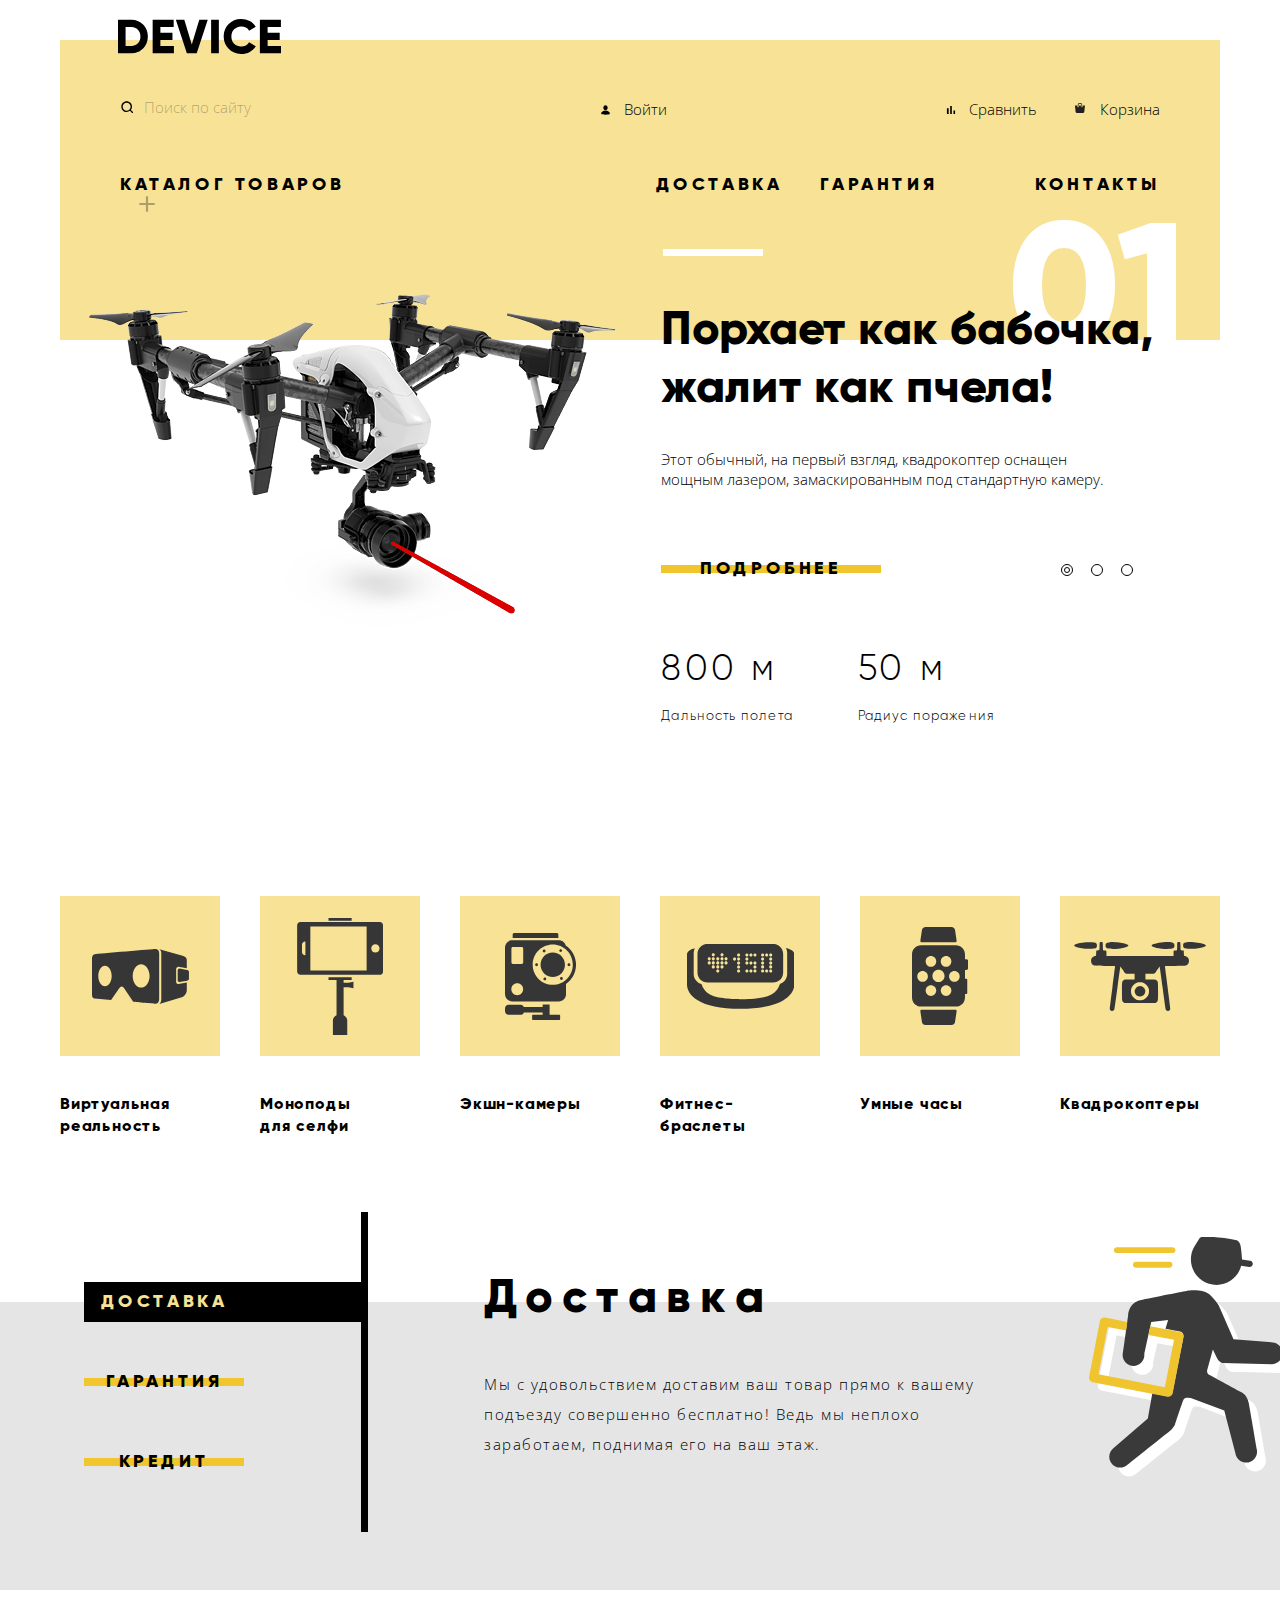
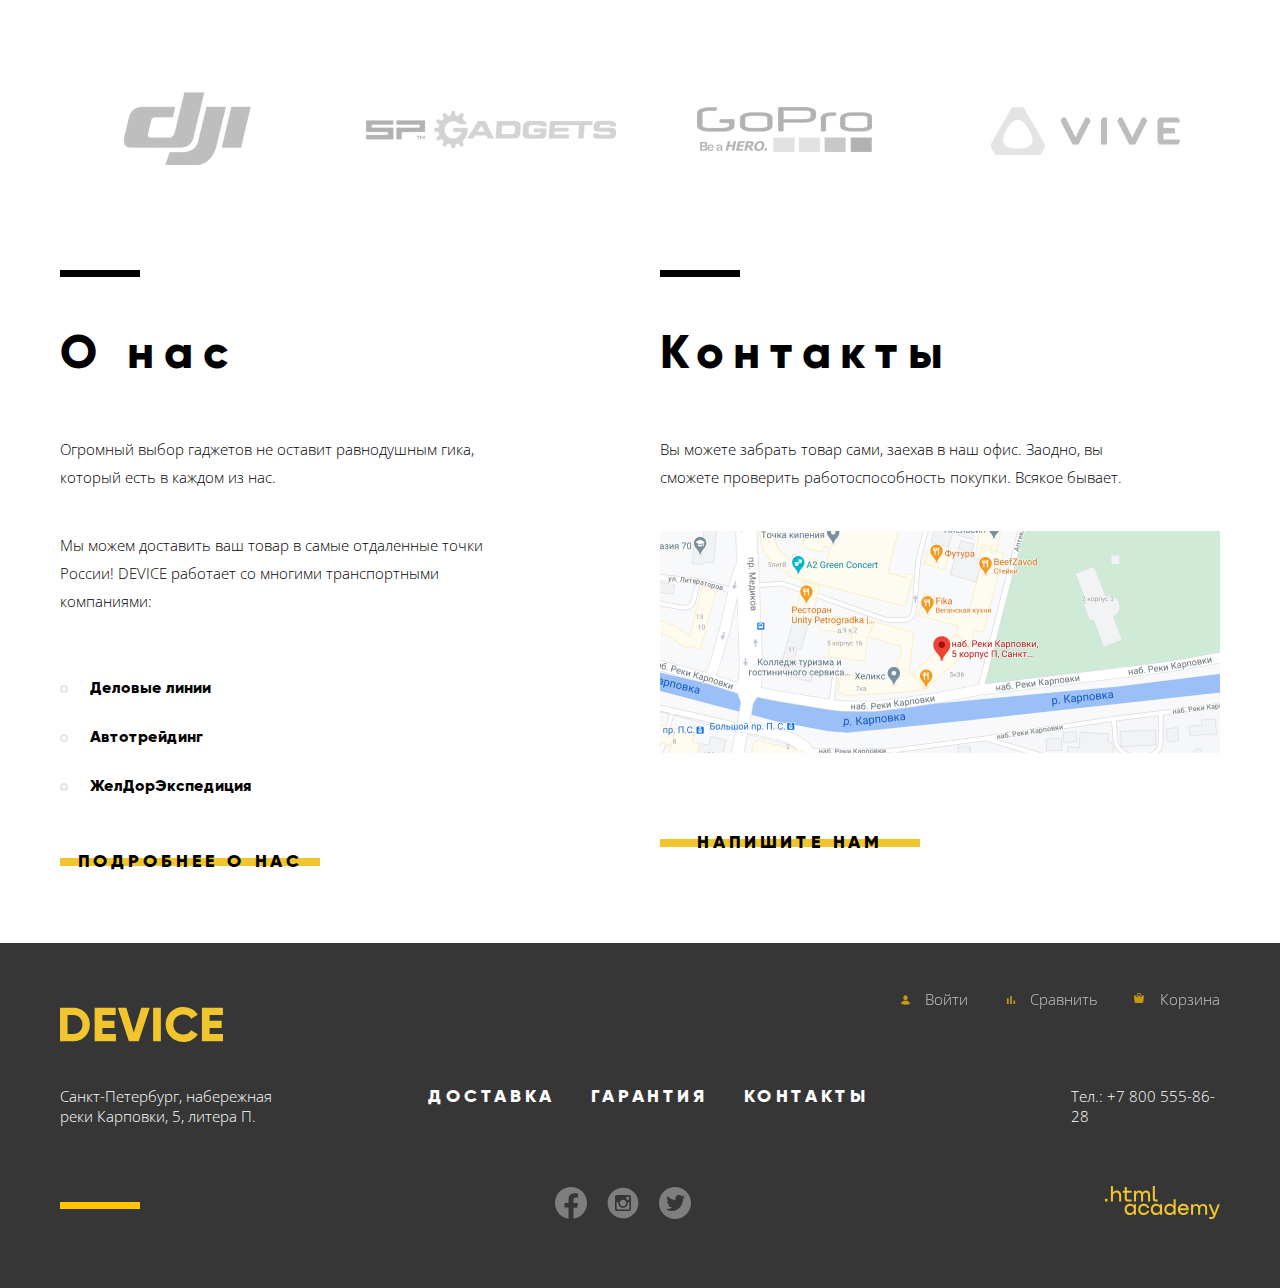
<file: index.html>
<!DOCTYPE html>
<html lang="ru">
  <head>
    <meta charset="UTF-8" />
    <meta http-equiv="X-UA-Compatible" content="IE=edge" />
    <meta name="viewport" content="width=device-width, initial-scale=1.0" />
    <title>Интернет-магазин Device</title>
    <link rel="stylesheet" href="./css/normalize.css" />
    <link rel="stylesheet" href="./css/style.css" />
    <link rel="preconnect" href="https://fonts.googleapis.com" />
    <link rel="preconnect" href="https://fonts.gstatic.com" crossorigin />
    <link
      href="https://fonts.googleapis.com/css2?family=Open+Sans:wght@300;400&family=Roboto:wght@400;700&display=swap"
      rel="stylesheet"
    />
    <link rel="shortcut icon" type="image/svg" href="./img/favicon.svg" />
    <script src="./script/modal.js" defer></script>
    <script src="./script/services_menu.js" defer></script>
    <script src="./script/slider.js" defer></script>
  </head>
  <body>
    <header class="main-header container">
      <a href="./index.html" class="header-logo">
        <img src="./img/logo.svg" width="163" height="35" alt="logo: device" />
      </a>
      <section class="header-menu">
        <div class="header-topline">
          <form class="search-form">
            <input
              class="search-input"
              type="search"
              name="search-input"
              id="search"
              placeholder="Поиск по сайту"
            />
            <button class="found-btn">Найти</button>
          </form>
          <ul class="topline-list">
            <li class="topline-item">
              <a class="login" href="#">Войти</a>
            </li>
            <li class="topline-item">
              <a class="compaire" href="#">Сравнить</a>
            </li>
            <li class="topline-item">
              <a class="cart" href="#">Корзина</a>
            </li>
          </ul>
        </div>
        <nav class="header-navigation">
          <ul class="header-navigation-list">
            <li class="header-navigation-item">
              <a class="catalog" href="#">каталог товаров</a>
              <div class="catalog-menu">
                <ul class="catalog-list catalog-col-2">
                  <li class="catalog-item">
                    <a href="#"> Виртуальная реальность</a>
                  </li>
                  <li class="catalog-item">
                    <a href="./catalog.html">Моноподы для селфи</a>
                  </li>
                  <li class="catalog-item"><a href="#">Экшн-камеры</a></li>
                </ul>
                <ul class="catalog-list catalog-col-2">
                  <li class="catalog-item"><a href="#">Фитнес-браслеты</a></li>
                  <li class="catalog-item"><a href="#">Умные часы</a></li>
                </ul>
                <ul class="catalog-list catalog-col-2">
                  <li class="catalog-item"><a href="#">Квадрокоптер</a></li>
                </ul>
              </div>
            </li>
            <li class="header-navigation-item">
              <a class="delivery" href="#">доставка</a>
            </li>
            <li class="header-navigation-item">
              <a href="#">гарантия</a>
            </li>
            <li class="header-navigation-item">
              <a class="contacts" href="#">контакты</a>
            </li>
          </ul>
        </nav>
      </section>
    </header>
    <section class="slider container">
      <div class="first-slide main-slider active-slide">
        <strong class="slide-pagination">01</strong>
        <div class="slider-image first-slide-img">
          <img src="./img/slider-1.png" alt="quadcopter" />
        </div>
        <div class="slider-information">
          <h2 class="slider-title">Порхает как бабочка, жалит как пчела!</h2>
          <p class="slider-description">
            Этот обычный, на первый взгляд, квадрокоптер оснащен
            мощным&nbsp;лазером, замаскированным под стандартную камеру.
          </p>
          <div class="header-buttons">
            <a class="more-button" href="#">Подробнее</a>
          </div>
          <ul class="benefits-list">
            <li class="benefits-item">
              <strong>800 м</strong>
              <span>Дальность полета</span>
            </li>
            <li class="benefits-item">
              <strong>50 м</strong>
              <span>Радиус поражения</span>
            </li>
          </ul>
        </div>
      </div>
      <div class="second-slide main-slider">
        <strong class="slide-pagination">02</strong>
        <div class="slider-image">
          <img src="./img/slider-2.png" alt="quadcopter" />
        </div>
        <div class="slider-information">
          <h2 class="slider-title">
            Худеем <br />
            правильно!
          </h2>
          <p class="slider-description">
            Этот обычный, на первый взгляд, квадрокоптер оснащен
            мощным&nbsp;лазером, замаскированным под стандартную камеру.
          </p>
          <div class="header-buttons">
            <a class="more-button" href="#">Подробнее</a>
          </div>
          <ul class="benefits-list">
            <li class="benefits-item">
              <strong>48 часов</strong>
              <span>Без подзарядки</span>
            </li>
          </ul>
        </div>
      </div>
      <div class="third-slide main-slider">
        <strong class="slide-pagination">03</strong>
        <div class="slider-image third-slide-img">
          <img src="./img/slider-3.png" alt="quadcopter" />
        </div>
        <div class="slider-information">
          <h2 class="slider-title">Делай селфи, как&nbsp;Бен&nbsp;Стиллер!</h2>
          <p class="slider-description">
            Самая длинная палка для селфи доступна в нашем магазине. Восемь
            (Восемь, Карл!) метров длиной и весом всего 5 килограмм.
          </p>
          <div class="header-buttons">
            <a class="more-button" href="#">Подробнее</a>
          </div>
          <ul class="benefits-list">
            <li class="benefits-item">
              <strong>8,5 м</strong>
              <span>Длина палки</span>
            </li>
            <li class="benefits-item">
              <strong>5 кг</strong>
              <span>Вес палки</span>
            </li>
            <li class="benefits-item">
              <strong>Карбон</strong>
              <span>Материал</span>
            </li>
          </ul>
        </div>
      </div>
      <div class="slider-buttons-group">
        <button class="slider-button first-slide-btn active-button"></button>
        <button class="slider-button second-slide-btn"></button>
        <button class="slider-button third-slide-btn"></button>
      </div>
    </section>
    <main>
      <section class="products container">
        <ul class="products-list">
          <li class="products-item">
            <a class="product-link" href="./catalog.html"
              ><div class="image-wrapper">
                <img
                  src="./img/popular-1.svg"
                  alt="VR"
                  width="97"
                  height="55"
                />
              </div>
              <span class="products-title">Виртуальная реальность</span>
            </a>
          </li>
          <li class="products-item">
            <a class="product-link" href="./catalog.html"
              ><div class="image-wrapper">
                <img
                  src="./img/popular-2.svg"
                  alt="monopods"
                  width="86"
                  height="117"
                />
              </div>

              <span class="products-title">Моноподы для&nbsp;селфи</span>
            </a>
          </li>
          <li class="products-item">
            <a class="product-link" href="./catalog.html"
              ><div class="image-wrapper">
                <img
                  src="./img/popular-3.svg"
                  alt="cameras"
                  width="71"
                  height="87"
                />
              </div>

              <span class="products-title">Экшн-камеры</span>
            </a>
          </li>
          <li class="products-item">
            <a class="product-link" href="./catalog.html"
              ><div class="image-wrapper">
                <img
                  src="./img/popular-4.svg"
                  alt="bracelets"
                  width="107"
                  height="65"
                />
              </div>
              <span class="products-title">Фитнес-браслеты</span>
            </a>
          </li>
          <li class="products-item">
            <a class="product-link" href="./catalog.html"
              ><div class="image-wrapper">
                <img
                  src="./img/popular-5.svg"
                  alt="watch"
                  width="56"
                  height="98"
                />
              </div>
              <span class="products-title">Умные часы</span>
            </a>
          </li>
          <li class="products-item">
            <a class="product-link" href="./catalog.html"
              ><div class="image-wrapper">
                <img
                  src="./img/popular-6.svg"
                  alt="quadcopters"
                  width="132"
                  height="69"
                />
              </div>
              <span class="products-title">Квадрокоптеры</span>
            </a>
          </li>
        </ul>
      </section>
      <section class="offers">
        <div class="offers-wrapper container">
          <div class="offers-slide delivery-offer">
            <ul class="offers-list">
              <li class="offers-item offer-delivery offer-active">
                <a href="#">доставка</a>
              </li>
              <li class="offers-item offer-warranty">
                <a href="#">гарантия</a>
              </li>
              <li class="offers-item offer-credit"><a href="#">кредит</a></li>
            </ul>

            <div class="offer-block delivery-block offer-active">
              <div class="offer-description">
                <h3 class="offers-title">Доставка</h3>
                <p class="offers-subtitle">
                  Мы с удовольствием доставим ваш товар прямо к&nbsp;вашему
                  <br />
                  подъезду совершенно бесплатно! Ведь мы неплохо<br />
                  заработаем, поднимая его на ваш этаж.
                </p>
              </div>
              <img
                class="offers-image"
                src="./img/delivery.svg"
                alt="delivery"
              />
            </div>

            <div class="offer-block warranty-block">
              <div class="offer-description">
                <h3 class="offers-title">Гарантия</h3>
                <p class="offers-subtitle">
                  Если из-за возгорания купленного у нас товара у вас сгорит дом
                  — не переживайте, мы выдадим вам новый. <br />
                  Товар, не дом, конечно же.
                </p>
              </div>
              <img
                class="offers-image"
                src="./img/warranty.svg"
                alt="warranty"
              />
            </div>

            <div class="offer-block credit-block">
              <div class="offer-description">
                <h3 class="offers-title">Кредит</h3>
                <p class="offers-subtitle">
                  Залезть в долговую яму стало проще! Кредитные консультанты
                  подберут для вас наиболее выгодные <br />
                  условия кредита. Выгодные для нашего банка, разумеется.
                </p>
              </div>
              <img class="offers-image" src="./img/credit.svg" alt="credit" />
            </div>
          </div>
        </div>
      </section>
      <section class="firms container">
        <ul class="firms-list">
          <li class="firm-item">
            <a href="#"><img src="./img/logo-1.png" alt="" /></a>
          </li>
          <li class="firm-item">
            <a href="#"><img src="./img/logo-2.png" alt="" /></a>
          </li>
          <li class="firm-item">
            <a href="#"><img src="./img/logo-3.png" alt="" /></a>
          </li>
          <li class="firm-item">
            <a href="#"><img src="./img/logo-4.png" alt="" /></a>
          </li>
        </ul>
      </section>
      <section class="about-us container">
        <div class="about-company about-col">
          <h3 class="about-title">О нас</h3>
          <p class="about-description">
            Огромный выбор гаджетов не оставит равнодушным гика, который есть в
            каждом из нас.
          </p>
          <p class="about-description">
            Мы можем доставить ваш товар в самые отдаленные точки России! DEVICE
            работает со многими транспортными компаниями:
          </p>
          <ul class="partners-list">
            <li class="partner">Деловые линии</li>
            <li class="partner">Автотрейдинг</li>
            <li class="partner">ЖелДорЭкспедиция</li>
          </ul>
          <a class="more-button about-us-button" href="#">подробнее о нас</a>
        </div>
        <div class="our-contacts about-col">
          <h3 class="about-title">Контакты</h3>
          <p class="about-description contacts-subtitle">
            Вы можете забрать товар сами, заехав в наш офис. Заодно, вы сможете
            проверить работоспособность покупки. Всякое бывает.
          </p>
          <img
            class="contacts-image"
            src="./img/map.jpg"
            alt="Наб. Реки Карповки, 5 корпус П"
          />
          <button class="more-button write-button">напишите нам</button>
        </div>
      </section>
    </main>
    <footer class="main-footer">
      <div class="container">
        <ul class="footer-list">
          <li class="footer-item footer-login"><a href="#">Войти</a></li>
          <li class="footer-item footer-chart"><a href="#">Сравнить</a></li>
          <li class="footer-item footer-cart"><a href="#">Корзина</a></li>
        </ul>
        <a class="footer-logo" href="./index.html"
          ><img src="./img/logo-footer.svg" alt="device"
        /></a>
        <div class="footer-menu">
          <span class="footer-address"
            >Санкт-Петербург, набережная реки Карповки, 5, литера П.</span
          >
          <nav class="footer-navigation">
            <ul class="footer-nav-list">
              <li class="footer-nav-item">
                <a href="#">доставка</a>
              </li>
              <li class="footer-nav-item">
                <a href="#">гарантия</a>
              </li>
              <li class="footer-nav-item">
                <a href="#">контакты</a>
              </li>
            </ul>
          </nav>
          <span class="footer-contacts"
            >Тел.: <a href="tel:+78005558628">+7 800 555-86-28</a></span
          >
        </div>
        <div class="footer-underline">
          <div class="footer-line"></div>
          <ul class="footer-social-list">
            <li class="footer-social-item">
              <img src="./img/icon_facebook.svg" alt="fb" />
            </li>
            <li class="footer-social-item">
              <img src="./img/icon_instagram.svg" alt="insta" />
            </li>
            <li class="footer-social-item">
              <img src="./img/icon_twitter.svg" alt="twitter" />
            </li>
          </ul>
          <a href="#">
            <img
              class="footer-copyright"
              src="./img/logo_htmlacademy.svg"
              alt="htmlacademy.ru"
            />
          </a>
        </div>
      </div>
    </footer>

    <div class="modal-write-us">
      <button class="close-button"></button>
      <form action="#">
        <div class="personal-line">
          <div>
            <label class="modal-label" for="name"> Ваше имя: </label>
            <input
              class="modal-input"
              type="text"
              name="name"
              id="name"
              placeholder="Имя Фамилия"
            />
          </div>
          <div>
            <label class="modal-label" for="email"> Ваш e-mail: </label>
            <input
              class="modal-input"
              type="email"
              name="email"
              id="email"
              placeholder="email@example.com"
            />
          </div>
        </div>
        <div class="message-line">
          <label class="modal-label" for="message">
            Текст письма:
            <textarea
              class="modal-input modal-textarea"
              name="message"
              id="message"
              cols="30"
              rows="10"
              placeholder="В свободной форме"
            ></textarea>
          </label>
        </div>
        <button class="more-button submit-button">отправить</button>
      </form>
    </div>
    <div class="modal-map">
      <button class="close-button close-map"></button>
      <iframe
        src="https://www.google.com/maps/embed?pb=!1m16!1m12!1m3!1d15974.02084643782!2d30.290198477036938!3d59.96942713509128!2m3!1f0!2f0!3f0!3m2!1i1024!2i768!4f13.1!2m1!1z0L3QsNCxLiDRgNC10LrQuCDQutCw0YDQv9C-0LLQutC4LCA1INC70LjRgiDQvywg0YHQsNC90LrRgi3Qv9C10YLQtdGA0LHRg9GA0LM!5e0!3m2!1sru!2s!4v1639490478166!5m2!1sru!2s"
        width="960"
        height="550"
        style="border: 0"
        allowfullscreen=""
        loading="lazy"
      ></iframe>
    </div>
  </body>
</html>
</file>
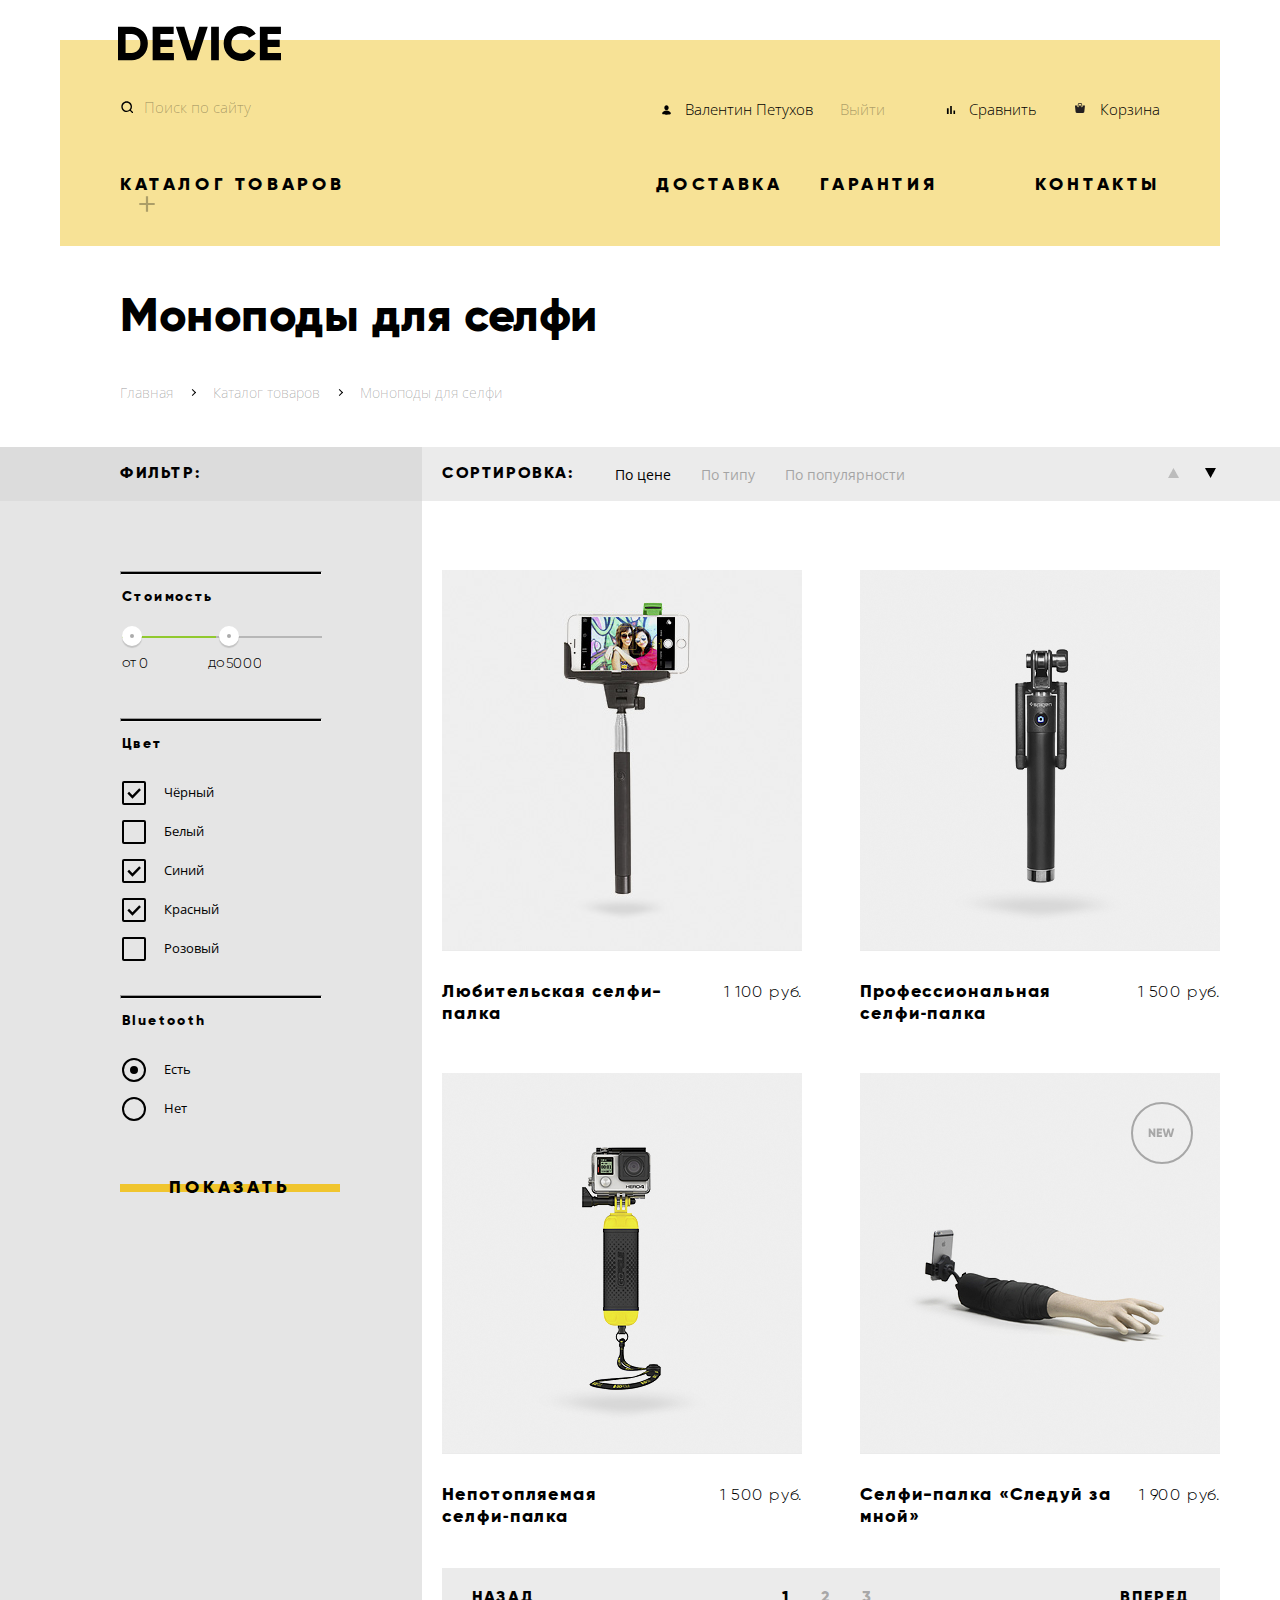
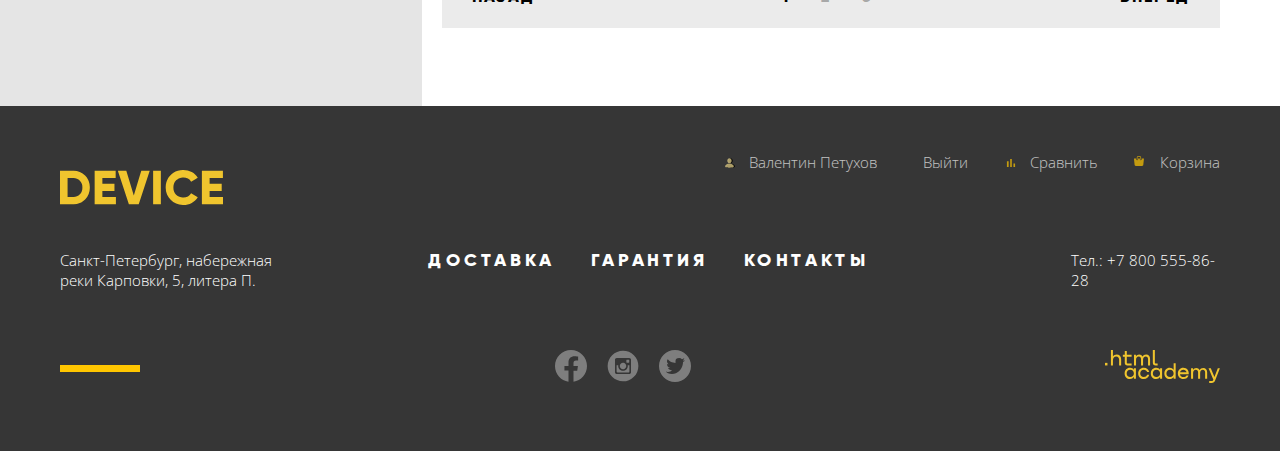
<file: catalog.html>
<!DOCTYPE html>
<html lang="ru">
  <head>
    <meta charset="UTF-8" />
    <meta http-equiv="X-UA-Compatible" content="IE=edge" />
    <meta name="viewport" content="width=device-width, initial-scale=1.0" />
    <title>Интернет-магазин Device</title>
    <link rel="stylesheet" href="./css/normalize.css" />
    <link rel="stylesheet" href="./css/style.css" />
    <link rel="preconnect" href="https://fonts.googleapis.com" />
    <link rel="preconnect" href="https://fonts.gstatic.com" crossorigin />
    <link
      href="https://fonts.googleapis.com/css2?family=Open+Sans:wght@300;400&family=Roboto:wght@400;700&display=swap"
      rel="stylesheet"
    />
    <link rel="shortcut icon" type="image/svg" href="./img/favicon.svg" />
  </head>
  <body>
    <header class="main-header catalog-header container">
      <a href="./index.html" class="header-logo">
        <img src="./img/logo.svg" width="163" height="35" alt="logo: device" />
      </a>
      <section class="header-menu">
        <div class="header-topline">
          <form class="search-form">
            <input
              class="search-input"
              type="search"
              name="search-input"
              id="search"
              placeholder="Поиск по сайту"
            />
            <button class="found-btn">Найти</button>
          </form>
          <ul class="topline-list login-list">
            <li class="topline-item login-item">
              <a class="user-name" href="#">Валентин Петухов</a>
            </li>
            <li class="topline-item login-item">
              <a class="logout" href="#">Выйти</a>
            </li>
          </ul>
          <ul class="topline-list">
            <li class="topline-item">
              <a class="compaire" href="#">Сравнить</a>
            </li>
            <li class="topline-item">
              <a class="cart" href="#">Корзина</a>
            </li>
          </ul>
        </div>
        <nav class="header-navigation">
          <ul class="header-navigation-list">
            <li class="header-navigation-item">
              <a class="catalog" href="#">каталог товаров</a>
              <div class="catalog-menu">
                <ul class="catalog-list catalog-col-2">
                  <li class="catalog-item">
                    <a href="#"> Виртуальная реальность</a>
                  </li>
                  <li class="catalog-item">
                    <a href="./catalog.html">Моноподы для селфи</a>
                  </li>
                  <li class="catalog-item"><a href="#">Экшн-камеры</a></li>
                </ul>
                <ul class="catalog-list catalog-col-2">
                  <li class="catalog-item"><a href="#">Фитнес-браслеты</a></li>
                  <li class="catalog-item"><a href="#">Умные часы</a></li>
                </ul>
                <ul class="catalog-list catalog-col-2">
                  <li class="catalog-item"><a href="#">Квадрокоптер</a></li>
                </ul>
              </div>
            </li>
            <li class="header-navigation-item">
              <a class="delivery" href="#">доставка</a>
            </li>
            <li class="header-navigation-item">
              <a href="#">гарантия</a>
            </li>
            <li class="header-navigation-item">
              <a class="contacts" href="#">контакты</a>
            </li>
          </ul>
        </nav>
      </section>
    </header>

    <main>
      <section class="container page-navigation">
        <h2 class="page-heading">Моноподы для селфи</h2>
        <ul class="page-nav-menu">
          <li class="page-nav-item"><a href="./index.html">Главная</a></li>
          <li class="page-nav-item"><a href="#">Каталог товаров</a></li>
          <li class="page-nav-item">
            <a href="./catalog.html">Моноподы для селфи</a>
          </li>
        </ul>
      </section>
      <section class="sorting-cols">
        <div class="filters-wrapper container">
          <h4 class="filters-title title-col">фильтр:</h4>
          <div class="sorting-menu">
            <h4 class="filters-title">сортировка:</h4>
            <ul class="sorting-list">
              <li class="sorting-item sorting-item-active">
                <a href="#"> По цене </a>
              </li>
              <li class="sorting-item"><a href="#"> По типу </a></li>
              <li class="sorting-item"><a href="#">По популярности</a></li>
            </ul>
          </div>
          <div class="sorting-buttons">
            <button class="sorting-btn button-up"></button>
            <button class="sorting-btn button-down sorting-btn-active"></button>
          </div>
        </div>
      </section>
      <section class="filters">
        <div class="filter-container container">
          <div class="filters-col">
            <form action="#">
              <hr />
              <fieldset>
                <legend class="form-legend">Стоимость</legend>
                <div class="range-filter">
                  <div class="range-controls">
                    <div class="scale">
                      <div class="bar"></div>
                    </div>
                    <div class="toggle toggle-min"></div>
                    <div class="toggle toggle-max"></div>
                  </div>
                  <div class="price-controls">
                    <label for="min-price" class="label-price min-price">
                      от</label
                    >
                    <input
                      class="range-input"
                      type="number"
                      name="min-price"
                      id="min-price"
                      value="0"
                    />

                    <label for="max-price" class="label-price max-price">
                      до
                    </label>
                    <input
                      class="range-input"
                      type="number"
                      name="max-price"
                      id="max-price"
                      value="5000"
                    />
                  </div>
                </div>
              </fieldset>
              <hr />
              <fieldset>
                <legend class="form-legend">Цвет</legend>
                <ul class="checkbox-list">
                  <li class="checkbox-item">
                    <input
                      type="checkbox"
                      class="form-input checkbox-input"
                      name="black"
                      id="checkbox-black"
                      checked
                    />
                    <label
                      for="checkbox-black"
                      class="form-label checkbox-label"
                      >Чёрный</label
                    >
                  </li>
                  <li class="checkbox-item">
                    <input
                      type="checkbox"
                      class="form-input checkbox-input"
                      name="white"
                      id="checkbox-white"
                    />
                    <label
                      for="checkbox-white"
                      class="form-label checkbox-label"
                      >Белый</label
                    >
                  </li>
                  <li class="checkbox-item">
                    <input
                      type="checkbox"
                      class="form-input checkbox-input"
                      name="blue"
                      id="checkbox-blue"
                      checked
                    />
                    <label for="checkbox-blue" class="form-label checkbox-label"
                      >Синий</label
                    >
                  </li>
                  <li class="checkbox-item">
                    <input
                      type="checkbox"
                      class="form-input checkbox-input"
                      name="red"
                      id="checkbox-red"
                      checked
                    />
                    <label for="checkbox-red" class="form-label checkbox-label"
                      >Красный</label
                    >
                  </li>
                  <li class="checkbox-item">
                    <input
                      type="checkbox"
                      class="form-input checkbox-input"
                      name="pink"
                      id="checkbox-pink"
                    />
                    <label for="checkbox-pink" class="form-label checkbox-label"
                      >Розовый</label
                    >
                  </li>
                </ul>
              </fieldset>
              <hr />
              <fieldset>
                <legend class="form-legend">Bluetooth</legend>
                <ul class="radio-list">
                  <li class="radio-item">
                    <input
                      type="radio"
                      class="form-input radio-input"
                      id="yes"
                      name="bluetooth"
                      checked
                    />
                    <label for="yes" class="form-label radio-label">Есть</label>
                  </li>
                  <li class="radio-item">
                    <input
                      type="radio"
                      class="form-input radio-input"
                      id="no"
                      name="bluetooth"
                    />
                    <label for="no" class="form-label radio-label">Нет</label>
                  </li>
                </ul>
              </fieldset>
              <button class="more-button show-button" type="submit">
                Показать
              </button>
            </form>
          </div>
          <div class="results-col">
            <ul class="result-list">
              <li class="result-item">
                <div class="result-card">
                  <img
                    class="result-image"
                    src="./img/item-1.jpg"
                    alt="item-1"
                  />
                  <div class="hover-menu">
                    <button class="more-button cart-button">В корзину</button>
                    <span>Добавить к сравнению</span>
                  </div>
                </div>
                <div class="result-description">
                  <strong class="result-name"> Любительская селфи-палка</strong>
                  <p class="result-price">1 100 руб.</p>
                </div>
              </li>
              <li class="result-item">
                <div class="result-card">
                  <img
                    class="result-image"
                    src="./img/item-2.jpg"
                    alt="item-2"
                  />
                  <div class="hover-menu">
                    <button class="more-button cart-button">В корзину</button>
                    <span>Добавить к сравнению</span>
                  </div>
                </div>
                <div class="result-description">
                  <strong class="result-name">
                    Профессиональная селфи&#8209;палка
                  </strong>
                  <p class="result-price">1 500 руб.</p>
                </div>
              </li>
              <li class="result-item">
                <div class="result-card">
                  <img
                    class="result-image"
                    src="./img/item-3.jpg"
                    alt="item-2"
                  />
                  <div class="hover-menu">
                    <button class="more-button cart-button">В корзину</button>
                    <span>Добавить к сравнению</span>
                  </div>
                </div>
                <div class="result-description">
                  <strong class="result-name">
                    Непотопляемая селфи&#8209;палка
                  </strong>
                  <p class="result-price">1 500 руб.</p>
                </div>
              </li>
              <li class="result-item new-item">
                <div class="result-card">
                  <img
                    class="result-image"
                    src="./img/item-4.jpg"
                    alt="item-2"
                  />
                  <div class="hover-menu">
                    <button class="more-button cart-button">В корзину</button>
                    <span>Добавить к сравнению</span>
                  </div>
                </div>
                <div class="result-description">
                  <strong class="result-name">
                    Селфи-палка «Следуй за мной»</strong
                  >
                  <p class="result-price">1 900 руб.</p>
                </div>
              </li>
            </ul>
            <div class="page-numbers">
              <h4 class="filters-title pagination-link">
                <a href="#"> назад</a>
              </h4>
              <ul class="pages-list">
                <li><a class="page-link active-page-link" href="#">1</a></li>
                <li><a class="page-link" href="#">2</a></li>
                <li><a class="page-link" href="#">3</a></li>
              </ul>
              <h4 class="filters-title pagination-link">
                <a href="#"> вперед </a>
              </h4>
            </div>
          </div>
        </div>
      </section>
    </main>

    <footer class="main-footer">
      <div class="container">
        <ul class="footer-list">
          <li class="footer-item footer-login user-name">
            <a href="#">Валентин Петухов</a>
          </li>
          <li class="footer-item"><a href="#">Выйти</a></li>
          <li class="footer-item footer-chart"><a href="#">Сравнить</a></li>
          <li class="footer-item footer-cart"><a href="#">Корзина</a></li>
        </ul>
        <a class="footer-logo" href="./index.html"
          ><img src="./img/logo-footer.svg" alt="device"
        /></a>
        <div class="footer-menu">
          <span class="footer-address"
            >Санкт-Петербург, набережная реки Карповки, 5, литера П.</span
          >
          <nav class="footer-navigation">
            <ul class="footer-nav-list">
              <li class="footer-nav-item">
                <a href="#">доставка</a>
              </li>
              <li class="footer-nav-item">
                <a href="#">гарантия</a>
              </li>
              <li class="footer-nav-item">
                <a href="#">контакты</a>
              </li>
            </ul>
          </nav>
          <span class="footer-contacts"
            >Тел.: <a href="tel:+78005558628">+7 800 555-86-28</a></span
          >
        </div>
        <div class="footer-underline">
          <div class="footer-line"></div>
          <ul class="footer-social-list">
            <li class="footer-social-item">
              <img src="./img/icon_facebook.svg" alt="fb" />
            </li>
            <li class="footer-social-item">
              <img src="./img/icon_instagram.svg" alt="insta" />
            </li>
            <li class="footer-social-item">
              <img src="./img/icon_twitter.svg" alt="twitter" />
            </li>
          </ul>
          <a href="#">
            <img
              class="footer-copyright"
              src="./img/logo_htmlacademy.svg"
              alt="htmlacademy.ru"
            />
          </a>
        </div>
      </div>
    </footer>
  </body>
</html>
</file>
<file: css/style.css>
/* font-family: 'Open Sans', sans-serif;
font-family: 'Roboto', sans-serif; */

@font-face {
  font-family: "Gilroy Regular";
  src: local("Gilroy Regular"), local("Gilroy-Regular"),
    url("./../fonts/Gilroy-Regular.woff2") format("woff2"),
    url("./../fonts/Gilroy-Regular.woff") format("woff"),
    url("./../fonts/Gilroy-Regular.ttf") format("truetype");
  font-weight: 400;
  font-style: normal;
}

@font-face {
  font-family: "Gilroy Light";
  src: local("Gilroy Light"), local("Gilroy-Light"),
    url("./../fonts/Gilroy-Light.woff2") format("woff2"),
    url("./../fonts/Gilroy-Light.woff") format("woff"),
    url("./../fonts/Gilroy-Light.ttf") format("truetype");
  font-weight: 300;
  font-style: normal;
}

@font-face {
  font-family: "Gilroy Extrabold";
  src: local("Gilroy Extrabold"), local("Gilroy-Extrabold"),
    url("./../fonts/Gilroy-Extrabold.woff2") format("woff2"),
    url("./../fonts/Gilroy-Extrabold.woff") format("woff"),
    url("./../fonts/Gilroy-Extrabold.ttf") format("truetype");
  font-weight: 800;
  font-style: normal;
}

@font-face {
  font-family: "Poppins";
  src: local("Poppins Regular"), local("Poppins-Regular"),
    url("./../fonts/Poppins-Regular.woff2") format("woff2"),
    url("./../fonts/Poppins-Regular.woff") format("woff"),
    url("./../fonts/Poppins-Regular.ttf") format("truetype");
  font-weight: 400;
  font-style: normal;
}

body {
  margin: 0;
  padding: 0;
  display: flex;
  flex-direction: column;
  justify-content: space-between;
  min-height: 100vh;
}

.container {
  width: 1160px;
  margin: 0 auto;
  box-sizing: border-box;
}

.main-header {
  position: relative;
  background-color: #f7e296;
  margin-top: 40px;
  padding-top: 44px;
  padding-left: 60px;
  padding-right: 60px;
  box-sizing: border-box;
  height: 300px;
}

.main-header.catalog-header {
  height: 206px;
}

.header-logo {
  width: 163px;
  height: 35px;
  position: absolute;
  top: -7%;
  left: 5%;
}

.header-topline {
  display: flex;
  align-items: center;
  justify-content: space-between;
}

.search-form {
  margin-right: 265px;
  display: flex;
  position: relative;
}

.search-form::before {
  content: "";
  position: absolute;
  width: 13px;
  height: 13px;
  top: 16px;
  left: 0;
  background-image: url("./../img/icon_search.svg");
}

.search-input {
  border: none;
  background: transparent;
  padding: 0;
  border-bottom: 2px solid transparent;
  width: 100%;
  padding-left: 24px;
}

.search-input::placeholder {
  font-family: "Open Sans", sans-serif;
  font-style: normal;
  font-weight: 300;
  font-size: 15px;
  line-height: 20px;
  color: rgba(0, 0, 0, 0.3);
}

.search-input:hover::placeholder {
  color: rgba(0, 0, 0, 0.6);
}

.search-input:focus {
  outline: none;
  border-bottom: 2px solid #000000;
}

.search-input:focus + .found-btn {
  opacity: 1;
  transition: opacity 0.1s;
}

.found-btn {
  border: 2px solid #000000;
  background: transparent;
  padding-left: 17px;
  padding-right: 17px;
  width: 84px;
  height: 50px;
  font-family: "Open Sans", sans-serif;
  font-style: normal;
  font-weight: 300;
  font-size: 15px;
  line-height: 20px;
  text-transform: uppercase;
  color: #000000;
  opacity: 0;
  cursor: pointer;
}

.found-btn:hover {
  background: #000;
  color: #fff;
}

.found-btn:active {
  background: #000;
  color: rgba(255, 255, 255, 0.3);
  opacity: 1;
}

.topline-list {
  list-style: none;
  display: flex;
  margin: 0;
  padding: 0;
}

.topline-item a {
  text-decoration: none;
  font-family: "Open Sans", sans-serif;
  font-style: normal;
  font-weight: 300;
  font-size: 15px;
  line-height: 20px;
  color: #000000;
  position: relative;
  cursor: pointer;
  display: block;
}

.topline-item a:hover {
  opacity: 0.6;
}

.topline-item a:active {
  opacity: 0.3;
}

.topline-item:not(:last-child) {
  margin-right: 63px;
}

.topline-item.login-item {
  margin-right: 5px;
}

.topline-item .login {
  margin-right: 239px;
}

.topline-list.login-list {
  margin-right: 79px;
}

.logout {
  opacity: 0.3;
}

.login::before {
  content: "";
  position: absolute;
  width: 13px;
  height: 14px;
  background-image: url("./../img/icon_user.svg");
  left: -25px;
  top: 4px;
}

.user-name {
  position: relative;
  width: 150px;
}

.user-info {
  display: flex;
}

.user-info + .topline-item {
  margin-right: 10px;
}

.user-name::before {
  content: "";
  position: absolute;
  width: 13px;
  height: 14px;
  background-image: url("./../img/icon_user.svg");
  left: -25px;
  top: 4px;
}

.compaire::before {
  content: "";
  position: absolute;
  width: 14px;
  height: 14px;
  background-image: url("./../img/icon_chart.svg");
  left: -25px;
  top: 4px;
}

.cart::before {
  content: "";
  position: absolute;
  width: 10px;
  height: 10px;
  background-image: url("./../img/icon_cart.svg");
  left: -25px;
  top: 4px;
}

.header-navigation {
  margin-top: 40px;
}

.header-navigation-list {
  display: flex;
  list-style: none;
  margin: 0;
  padding: 0;
  width: 100%;
  justify-content: space-between;
}

.header-navigation-item {
  padding: 0;
}

.header-navigation-item a {
  text-decoration: none;
  font-family: "Gilroy Extrabold", sans-serif;

  font-size: 18px;
  line-height: 22px;
  letter-spacing: 0.2em;
  text-transform: uppercase;

  color: #000000;
}

.header-navigation-item a:hover {
  color: rgba(0, 0, 0, 0.6);
}

.header-navigation-item a:active {
  color: rgba(0, 0, 0, 0.3);
}

.catalog {
  margin-right: 322px;
  position: relative;
}

.catalog-menu:hover,
.catalog:hover + .catalog-menu,
.catalog:focus + .catalog-menu,
.catalog:active + .catalog-menu {
  display: flex;
}

.catalog::after {
  content: "";
  position: absolute;
  background: url("./../img/icon_plus.svg");
  width: 22px;
  height: 22px;
  right: -38px;
  bottom: 1px;
}

.catalog-menu {
  position: absolute;
  left: 0;
  z-index: 5;
  width: 1040px;
  display: none;
  margin: 0;
  background-color: #f7e296;
  padding: 20px 60px 36px;
}

.catalog-list {
  list-style: none;
  margin: 0;
  padding: 0;
}

.catalog-list:not(:last-child) {
  margin-right: 61px;
}

.catalog-item:not(:last-of-type) {
  margin-bottom: 20px;
}

.catalog-item a {
  font-family: "Open Sans", sans-serif;
  font-style: normal;
  font-weight: 300;
  font-size: 15px;
  line-height: 20px;
  text-decoration: none;
  color: #000;
  letter-spacing: 0;
  text-transform: capitalize;
}

.delivery {
  margin-right: 38px;
}

.contacts {
  margin-left: 98px;
}

.slider {
  position: relative;
}

.slider::before {
  content: "";
  position: absolute;
  width: 100px;
  height: 7px;
  background-color: #fff;
  top: -91px;
  right: 457px;
}

.main-slider {
  display: none;
  position: relative;
  top: -46px;
  justify-content: space-between;
  padding-bottom: 30px;
}

.slide-pagination {
  position: absolute;
  top: -104px;
  right: 31px;
  font-family: "Gilroy Extrabold", sans-serif;
  font-size: 179px;
  line-height: 219px;
  text-transform: uppercase;
  color: #ffffff;
  z-index: 0;
}

.main-slider.active-slide {
  display: grid;
  grid-template-columns: 1fr 1fr;
}

.slider-image {
  margin-left: 88px;
  min-height: 506px;
  min-width: 513px;
}

.first-slide-img {
  position: relative;
  left: -59px;
}

.third-slide-img {
  position: relative;
  top: -60px;
}

.slider-information {
  margin-right: 65px;
  max-width: 495px;
  padding-top: 9px;
  z-index: 1;
}

.slider-title {
  margin: 0;
  font-family: "Gilroy Extrabold", sans-serif;
  font-size: 47px;
  line-height: 58px;
  width: 495px;
  color: #000000;
}

.slider-description {
  font-family: "Open Sans", sans-serif;
  font-weight: 300;
  font-size: 15px;
  line-height: 20px;
  color: #000000;
  width: 472px;
  margin: 0;
  margin-top: 30px;
}

.header-buttons {
  display: flex;
  justify-content: space-between;
  margin-top: 60px;
  margin-bottom: 60px;
}

.more-button {
  width: 220px;
  height: 40px;
  font-family: "Gilroy Extrabold", sans-serif;
  text-decoration: none;
  font-size: 18px;
  line-height: 22px;
  letter-spacing: 0.2em;
  text-transform: uppercase;
  color: #000000;
  position: relative;
  display: flex;
  justify-content: center;
  align-items: center;
  cursor: pointer;
}

.more-button::before {
  content: "";
  position: absolute;
  width: 100%;
  height: 8px;
  background: #f0c52e;
  left: 0;
  top: 50%;
  z-index: -1;
  transform: translateY(-50%);
}

.more-button:hover::before {
  transform: translateY(-50%);
  height: 100%;
  transition: height 0.3s;
}

.more-button:active {
  color: rgba(0, 0, 0, 0.3);
}

.slider-buttons-group {
  width: 72px;
  display: flex;
  justify-content: space-between;
  align-items: center;
  position: absolute;
  right: 87px;
  top: 224px;
  z-index: 10;
}

.slider-button {
  width: 12px;
  height: 12px;
  border: none;
  background-color: transparent;
  background-image: url("./../img/slider-button-empty.svg");
  cursor: pointer;
}

.slider-button.active-button {
  background-image: url("./../img/slider-button.svg");
}

.benefits-list {
  list-style: none;
  display: flex;
  margin: 0;
  padding: 0;
}

.benefits-item:not(:last-child) {
  margin-right: 64px;
}

.benefits-item strong {
  display: block;
  font-family: "Gilroy Light", sans-serif;
  font-weight: 300;
  font-size: 36px;
  line-height: 42px;
  letter-spacing: 0.1em;
  color: #000000;
  margin-bottom: 15px;
}

.benefits-item span {
  font-family: "Gilroy Light", sans-serif;
  font-style: normal;
  font-weight: 300;
  font-size: 13px;
  line-height: 15px;
  letter-spacing: 0.1em;
  color: #000000;
}

.products {
  margin-bottom: 164px;
  padding-top: 20px;
}

.products-list {
  list-style: none;
  display: flex;
  justify-content: space-between;
  flex-wrap: wrap;
  margin: 0;
  padding: 0;
}

.image-wrapper {
  width: 160px;
  height: 160px;
  display: flex;
  flex-direction: column;
  background-color: #f7e296;
  justify-content: center;
  align-items: center;
  margin-bottom: 38px;
  cursor: pointer;
}

.image-wrapper:hover {
  background-color: #f0c52e;
}

.image-wrapper:active img,
.image-wrapper:active + .products-title {
  opacity: 0.3;
  color: rgba(0, 0, 0, 0.3);
}

.product-link {
  text-decoration: none;
}
.products-title {
  font-family: "Gilroy Extrabold", sans-serif;
  font-style: normal;
  font-size: 16px;
  line-height: 22px;
  letter-spacing: 0.05em;
  color: #000000;
  max-width: 158px;
  display: block;
}

.offers {
  height: 288px;
  background-color: #e5e5e5;
}

.offers-slide {
  display: flex;
  justify-content: space-between;
}

.offers-list {
  list-style: none;
  margin: 0;
  padding: 0;
  position: relative;
  top: -20px;
  margin-right: 120px;
}

.offers-list::after {
  content: "";
  position: absolute;
  height: 320px;
  width: 7px;
  background: #000;
  top: -70px;
  right: -124px;
}

.offers-item a {
  padding: 0;
  margin: 0;
  text-decoration: none;
  font-family: "Gilroy Extrabold", sans-serif;
  font-style: normal;
  font-weight: 800;
  font-size: 18px;
  line-height: 41px;
  letter-spacing: 0.2em;
  text-transform: uppercase;
  color: #000000;
  position: relative;
  width: 160px;
  height: 40px;
  display: block;
  text-align: center;
  margin-left: 24px;
  z-index: 1;
  margin-bottom: 40px;
}

.offers-item a::before {
  content: "";
  position: absolute;
  width: 160px;
  height: 8px;
  background: #f0c52e;
  left: 0;
  top: 50%;
  z-index: -1;
  transform: translateY(-50%);
}

.offers-item a:hover::before {
  transform: translateY(-50%);
  height: 100%;
  transition: height 0.3s;
}

.offers-item.offer-active a {
  color: #f7e296;
}

.offers-item.offer-active a::before {
  content: "";
  position: absolute;
  width: 277px;
  height: 40px;
  background: #000;
  transition: height 1s;
}

.offer-block {
  display: none;
  justify-content: space-between;
}

.offer-block.offer-active {
  display: flex;
  animation-name: serv-menu;
  animation-duration: 0.5s;
  padding-left: 120px;
}

.offer-description {
  position: relative;
  top: -31px;
  margin-right: 31px;
}

@keyframes serv-menu {
  from {
    transform: translateX(100%);
  }
  to {
    transform: translateX(0);
  }
}

.offer-description .offers-title {
  font-family: "Gilroy Extrabold", sans-serif;
  font-weight: 800;
  font-size: 47px;
  line-height: 58px;
  letter-spacing: 0.2em;
  margin: 0;
  margin-bottom: 40px;
}

.offers-subtitle {
  font-family: "Open Sans", sans-serif;
  font-weight: 300;
  font-size: 15px;
  line-height: 30px;
  letter-spacing: 0.1em;
  margin: 0;
  min-width: 574px;
}

.offers-image {
  position: relative;
  top: -65px;
}

.firms {
  margin-top: 90px;
  margin-bottom: 90px;
}

.firms-list {
  list-style: none;
  display: flex;
  justify-content: space-between;
  margin: 0;
  padding: 0;
  max-height: 100px;
}

.firm-item img {
  height: 100%;
  filter: grayscale(100%);
  opacity: 0.3;
}

.firm-item img:hover {
  filter: none;
  opacity: 1;
}

.about-us {
  display: flex;
  justify-content: space-between;
  margin-bottom: 80px;
}

.about-col {
  position: relative;
  max-height: 593px;
  box-sizing: border-box;
  display: flex;
  flex-direction: column;
}

.about-col::before {
  content: "";
  position: absolute;
  width: 80px;
  height: 7px;
  background: #000;
  top: 0;
  left: 0;
}

.about-title {
  font-family: "Gilroy Extrabold", sans-serif;
  font-weight: 800;
  font-size: 47px;
  line-height: 58px;
  letter-spacing: 0.2em;
  color: #000000;
  margin: 0;
  margin: 57px 0 50px 0;
}

.about-description {
  font-family: "Open Sans", sans-serif;
  font-style: normal;
  font-weight: 300;
  font-size: 15px;
  line-height: 28px;
  max-width: 473px;
  margin: 0;
  margin-bottom: 40px;
}

.partners-list {
  margin: 0;
  padding: 0;
  list-style: none;
  margin-top: 20px;
  margin-bottom: 50px;
}

.partner {
  padding-left: 30px;
  position: relative;

  font-family: "Gilroy Extrabold", sans-serif;
  font-weight: 800;
  font-size: 16px;
  line-height: 28px;
}

.partner::before {
  content: "";
  position: absolute;
  width: 8px;
  height: 8px;
  background: url("./../img/Ellipse.svg");
  left: 0;
  top: 35%;
}

.partner:not(:last-child) {
  margin-bottom: 21px;
}

.more-button.about-us-button {
  width: 260px;
  margin-top: auto;
}

.contacts-image {
  width: 560px;
  height: 222px;
  margin-bottom: 70px;
  cursor: pointer;
}

.more-button.write-button {
  border: none;
  background: transparent;
  height: 40px;
  display: block;
  width: 260px;
}

.main-footer {
  background: #363636;
  height: auto;
  padding-top: 46px;
  padding-bottom: 64px;
}

.footer-list {
  display: flex;
  float: right;
  clear: left;
  list-style: none;
  margin: 0;
  padding: 0;
}

.footer-item {
  position: relative;
}

.footer-item a {
  text-decoration: none;
  font-family: "Open Sans", sans-serif;
  font-weight: 300;
  font-size: 15px;
  line-height: 20px;

  color: #fff;
  opacity: 0.7;
  position: relative;
}

.footer-item a:hover {
  opacity: 1;
}

.footer-item a:active {
  opacity: 0.3;
}

.footer-item:not(:last-child) {
  margin-right: 62px;
}

.user-name.footer-item {
  margin-right: 24px;
}

.footer-login a::before {
  content: "";
  position: absolute;
  left: -26px;
  top: 20%;
  width: 13px;
  height: 14px;
  background-image: url("./../img/footer_icon_user.svg");
}

.user-name.footer-login a::before {
  content: "";
  position: absolute;
  left: -26px;
  top: 20%;
  width: 13px;
  height: 14px;
  background-image: url("./../img/icon_user_login.svg");
}

.footer-chart a::before {
  content: "";
  position: absolute;
  left: -26px;
  top: 20%;
  width: 13px;
  height: 14px;
  background-image: url("./../img/footer_icon_chart.svg");
}

.footer-cart a::before {
  content: "";
  position: absolute;
  left: -26px;
  top: 20%;
  width: 10px;
  height: 10px;
  background-image: url("./../img/footer_icon_cart.svg");
}

.footer-logo img {
  margin-top: 18px;
  width: 163px;
  height: 35px;
  margin-bottom: 40px;
}

.footer-logo img:hover {
  opacity: 0.7;
}

.footer-logo img:active {
  opacity: 0.3;
}

.footer-menu {
  display: flex;
}

.footer-address {
  font-family: "Open Sans", sans-serif;
  font-weight: 300;
  font-size: 15px;
  line-height: 20px;
  color: #ffffff;
  max-width: 212px;
  margin-right: 156px;
}

.footer-nav-list {
  margin: 0;
  padding: 0;
  list-style: none;
  display: flex;
  margin-right: 203px;
}

.footer-nav-item a {
  text-decoration: none;
  font-family: "Gilroy Extrabold", sans-serif;
  font-weight: 800;
  font-size: 18px;
  line-height: 22px;
  letter-spacing: 0.2em;
  text-transform: uppercase;
  color: #ffffff;
}

.footer-nav-item a:hover {
  opacity: 0.6;
}

.footer-nav-item a:active {
  opacity: 0.3;
}

.footer-nav-item:not(:last-child) {
  margin-right: 36px;
}

.footer-contacts,
.footer-contacts a {
  font-family: "Open Sans", sans-serif;
  font-weight: 300;
  font-size: 15px;
  line-height: 20px;
  color: #ffffff;
  text-decoration: none;
}

.footer-underline {
  display: flex;
  justify-content: space-between;
  margin-top: 60px;
  align-items: center;
}

.footer-line {
  width: 80px;
  height: 7px;
  background-color: #ffc600;
}

.footer-social-list {
  display: flex;
  list-style: none;
  margin: 0;
  padding: 0;
}

.footer-social-item {
  opacity: 0.6;
  cursor: pointer;
}

.footer-social-item:hover {
  opacity: 1;
}

.footer-social-item:active {
  opacity: 0.3;
}

.footer-social-item:not(:last-child) {
  margin-right: 20px;
}

.footer-copyright:hover {
  opacity: 0.6;
}

.footer-copyright:active {
  opacity: 0.3;
}

.modal-write-us {
  display: none;
  width: 960px;
  height: 550px;
  box-sizing: border-box;
  position: fixed;
  left: 50%;
  top: 50%;
  transform: translate(-50%, -50%);
  z-index: 10;
  background-color: #fff;
  box-shadow: 0px 10px 16px rgba(0, 0, 0, 0.15);
  padding-left: 100px;
  padding-right: 100px;
  padding-top: 92px;
}

.modal-write-us.modal-active,
.modal-map.modal-active {
  display: block;
  animation-name: modal-show;
  animation-duration: 0.5s;
}

@keyframes modal-show {
  from {
    transform: translateY(-100%) translateX(-50%);
  }
  to {
    transform: translateY(-50%) translateX(-50%);
  }
}

.close-button {
  width: 55px;
  height: 55px;
  border: none;
  background-color: transparent;
  background-image: url("./../img/button_close.svg");
  position: absolute;
  right: 20px;
  top: 20px;
  opacity: 0.5;
  cursor: pointer;
}

.close-button:hover {
  opacity: 1;
}

.close-button:active {
  opacity: 0.2;
}

.personal-line {
  display: flex;
  justify-content: space-between;
  margin-bottom: 32px;
}

.modal-label {
  font-family: "Gilroy Extrabold", sans-serif;
  font-weight: 800;
  font-size: 18px;
  line-height: 22px;
  margin-bottom: 10px;
  display: block;
}

.modal-input {
  display: block;
  width: 340px;
  padding: 0;
  margin: 0;
  outline: none;
  border: none;
  height: 50px;
  background: #f2f2f2;
  padding-left: 20px;
}

.modal-input:hover {
  background: #eaeaea;
}

.modal-input:focus {
  border: 2px solid #f7e296;
  background-color: #fff;
}

.modal-input:focus.modal-input::placeholder {
  color: #000;
}

.modal-input:invalid {
  background-color: #f6dada;
  border: none;
}

.modal-input::placeholder {
  font-family: "Open Sans", sans-serif;
  font-style: normal;
  font-weight: normal;
  font-size: 14px;
  line-height: 19px;
  color: rgba(0, 0, 0, 0.4);
}

.modal-input.modal-textarea {
  width: 760px;
  height: 167px;
  box-sizing: border-box;
  padding-top: 16px;
}

.more-button.submit-button {
  margin-top: 50px;
  border: none;
  background-color: transparent;
}

.more-button.submit-button::before {
  opacity: 0.6;
}

.modal-map {
  display: none;
  position: fixed;
  width: 960px;
  height: 550px;
  box-sizing: border-box;
  position: fixed;
  left: 50%;
  top: 50%;
  transform: translate(-50%, -50%);
  z-index: 10;
  background-color: #fff;
  box-shadow: 0px 10px 16px rgba(0, 0, 0, 0.15);
}

/* Catalog page */

.page-navigation {
  padding-top: 44px;
  padding-left: 60px;
  padding-bottom: 45px;
}

.page-heading {
  font-family: "Gilroy Extrabold", sans-serif;
  font-size: 47px;
  line-height: 58px;
  color: #000000;
  margin: 0;
}

.page-nav-menu {
  display: flex;
  margin: 0;
  padding: 0;
  list-style: none;
  flex-wrap: wrap;
  margin-top: 35px;
}

.page-nav-item:not(:last-child) {
  margin-right: 40px;
  position: relative;
}

.page-nav-item:not(:last-child)::after {
  content: "";
  position: absolute;
  top: 7px;
  right: -22px;
  width: 4px;
  height: 4px;
  border: 1px solid black;
  transform: rotate(-45deg);
  border-top: none;
  border-left: none;
}

.page-nav-item a {
  font-family: "Open Sans", sans-serif;
  font-weight: 300;
  font-size: 14px;
  line-height: 19px;
  text-decoration: none;
  color: rgba(0, 0, 0, 0.3);
}

.page-nav-item a:hover {
  color: rgba(0, 0, 0, 0.6);
}

.page-nav-item a:active {
  color: rgba(0, 0, 0, 0.1);
}

.sorting-cols {
  background-image: linear-gradient(
    to right,
    #dcdcdc 0,
    #dcdcdc 33%,
    #ebebeb 33%,
    #ebebeb 100%
  );
  padding-top: 17px;
  padding-bottom: 17px;
}

.filters-wrapper {
  display: grid;
  grid-template-columns: 310px 3fr min-content;
}

.title-col {
  padding-left: 60px;
  display: flex;
  align-items: center;
  background-color: #dcdcdc;
}

.filters-title {
  margin: 0;
  font-family: "Gilroy Extrabold", sans-serif;
  font-size: 16px;
  line-height: 20px;
  letter-spacing: 0.1em;
  text-transform: uppercase;
}

.sorting-menu {
  width: 100%;
  display: flex;
  align-items: center;
  padding-left: 72px;
}

.sorting-list {
  list-style: none;
  display: flex;
  margin: 0;
}

.sorting-item:not(:last-child) {
  margin-right: 30px;
}

.sorting-item a {
  font-family: "Open Sans", sans-serif;

  font-size: 14px;
  line-height: 19px;
  color: #000000;
  text-decoration: none;
  opacity: 0.3;
}

.sorting-item.sorting-item-active a {
  opacity: 1;
}

.sorting-item a:hover {
  opacity: 0.6;
}

.sorting-item a:active {
  opacity: 1;
}

.sorting-buttons {
  display: flex;
  justify-content: space-between;
}

.sorting-btn {
  border: none;
  background-color: transparent;
  width: 18px;
  height: 18px;
  background-image: url("./../img/icon-down-dir.png");
  opacity: 0.2;
  cursor: pointer;
}

.sorting-btn.button-up {
  transform: rotate(180deg);
  margin-right: 20px;
}

.sorting-btn.sorting-btn-active {
  opacity: 1;
}

.sorting-btn:hover {
  opacity: 0.5;
}

.sorting-btn:active {
  opacity: 1;
}

.filters {
  background-image: linear-gradient(
    to right,
    #e5e5e5 0,
    #e5e5e5 33%,
    #fff 33%,
    #fff 100%
  );
}

.filter-container {
  display: grid;
  grid-template-columns: 1.1fr 3fr;
}

.filters-col {
  padding-top: 70px;
  padding-left: 60px;
  background-color: #e5e5e5;
}

hr {
  width: 200px;
  height: 2px;
  background-color: #000;
  margin: 0;
}

fieldset {
  border: none;
  padding: 0;
  margin-top: 14px;
}

.form-legend {
  font-family: "Gilroy Extrabold", sans-serif;
  font-size: 14px;
  line-height: 17px;
  letter-spacing: 0.1em;
  color: #000000;
}

.range-filter {
  width: 200px;
  height: 44px;
  margin-top: 30px;
  margin-bottom: 38px;
}

.range-controls {
  margin-bottom: 17px;
  position: relative;
}

.price-controls {
  display: flex;
}

.scale {
  width: 200px;
  height: 2px;
  background-color: rgba(0, 0, 0, 0.2);
  position: relative;
}

.bar {
  width: 94px;
  height: 2px;
  background-color: #91c92f;
  position: absolute;
  left: 0;
}

.toggle {
  position: absolute;
  top: -10px;
  width: 4px;
  height: 4px;
  padding: 0;
  border: 8px solid #fff;
  background-color: #ababab;
  box-shadow: 0 2px 1px rgb(0 0 0 / 15%);
  border-radius: 50%;
  cursor: pointer;
}

.toggle.toggle-max {
  left: 97px;
}

.range-input {
  width: 50px;
}

.range-input[name="min-price"] {
  margin-right: 17px;
}

.label-price,
.range-input {
  font-family: "Gilroy Light";
  font-style: normal;
  font-weight: 300;
  font-size: 14px;
  line-height: 16px;
  color: #000000;
}

.range-input {
  border: none;
  background-color: transparent;
}

.checkbox-list,
.radio-list {
  margin: 0;
  list-style: none;
  padding: 0;
  margin-top: 30px;
}

.checkbox-list {
  margin-bottom: 37px;
}

.radio-list {
  margin-bottom: 50px;
}

.checkbox-item:not(:last-child),
.radio-item:not(:last-child) {
  margin-bottom: 20px;
}

.form-label {
  font-family: "Open Sans", sans-serif;
  font-style: normal;
  font-weight: 400;
  font-size: 13px;
  line-height: 19px;
  /* identical to box height */

  color: #000000;
  padding-left: 42px;
  position: relative;
  cursor: pointer;
}

.form-label:hover {
  opacity: 0.6;
}

.form-label:active {
  opacity: 1;
}

.form-input {
  display: none;
}

.checkbox-input + label::before {
  content: "";
  position: absolute;
  left: 0;
  top: -2px;
  width: 24px;
  height: 24px;
  background-image: url("../img/checkbox-off.svg");
  background-repeat: no-repeat;
  cursor: pointer;
}

.checkbox-input:checked + label::before {
  content: "";
  position: absolute;
  left: 0px;
  top: -2px;
  background-image: url("../img/checkbox-on.svg");
  background-repeat: no-repeat;
  width: 24px;
  height: 24px;
}

.checkbox-input:disabled + label::before,
.checkbox-input:disabled + label,
.checkbox-input:checked:disabled + label::before,
.radio-input:disabled + label::before,
.radio-input:disabled + label,
.radio-input:checked:disabled + label::before {
  opacity: 0.3;
  cursor: not-allowed;
}

.radio-input + label::before {
  content: "";
  position: absolute;
  left: 0;
  top: -2px;
  width: 24px;
  height: 24px;
  background-image: url("../img/radio-off.svg");
  background-repeat: no-repeat;
  cursor: pointer;
}

.radio-input:checked + label::before {
  content: "";
  position: absolute;
  left: 0px;
  top: -2px;
  background-image: url("../img/radio-on.svg");
  background-repeat: no-repeat;
  width: 24px;
  height: 24px;
}

.more-button.show-button {
  border: none;
  background: transparent;
  z-index: 1;
}

.results-col {
  padding-top: 69px;
  padding-left: 71px;
  padding-bottom: 78px;
}

.result-list {
  list-style: none;
  margin: 0;
  padding: 0;
  display: flex;
  flex-wrap: wrap;
  justify-content: space-between;
}

.result-item {
  margin-bottom: 48px;
  position: relative;
}

.new-item::after {
  content: "";
  position: absolute;
  top: 29px;
  right: 27px;
  width: 62px;
  height: 62px;
  background-image: url(./../img/new_item.svg);
  z-index: 10;
}

.result-card {
  width: 360px;
  height: 381px;
  background-color: #ebebeb;
  margin-bottom: 30px;
  position: relative;
  cursor: pointer;
}

.result-image {
  width: 100%;
}

.hover-menu {
  display: none;
}

.result-card:hover .hover-menu {
  position: absolute;
  top: 0;
  left: 0;
  width: 100%;
  height: 100%;
  display: flex;
  flex-direction: column;
  align-items: center;
  justify-content: center;
  background-color: rgba(238, 238, 238, 0.7);
}

.more-button.cart-button {
  border: none;
  background-color: transparent;
  z-index: 1;
  margin-bottom: 22px;
}

.hover-menu span {
  font-family: Open Sans;
  font-style: normal;
  font-weight: 300;
  font-size: 13px;
  line-height: 18px;
  letter-spacing: 0.1em;
  opacity: 0.7;
}

.hover-menu span:hover {
  opacity: 1;
}

.hover-menu span:active {
  opacity: 0.3;
}

.result-description {
  display: flex;
  justify-content: space-between;
  align-items: baseline;
}

.result-name {
  font-family: "Gilroy Extrabold", sans-serif;
  font-size: 18px;
  line-height: 22px;
  letter-spacing: 0.05em;
  max-width: 270px;
}

.result-price {
  padding: 0;
  margin: 0;
  font-family: "Gilroy Light";
  font-size: 16px;
  line-height: 18px;
  letter-spacing: 0.05em;
}

.page-numbers {
  display: flex;
  width: 100%;
  justify-content: space-between;
  background-color: #ebebeb;
  align-items: center;
  box-sizing: border-box;
  margin-top: -8px;
}

.pages-list {
  list-style: none;
  margin: 0;
  padding: 0;
  display: flex;
}

.pages-list li:not(:last-child) {
  margin-right: 30px;
}

.page-link {
  font-family: "Gilroy Extrabold", sans-serif;
  font-size: 16px;
  line-height: 20px;
  letter-spacing: 0.1em;
  text-transform: uppercase;
  text-decoration: none;
  color: rgba(0, 0, 0, 0.3);
}

.page-link.active-page-link {
  color: #000;
}

.page-link:hover {
  color: rgba(0, 0, 0, 0.6);
}

.filters-title.pagination-link {
  padding-top: 20px;
  padding-bottom: 20px;
  cursor: pointer;
}

.filters-title.pagination-link a {
  padding: 20px 30px;
  cursor: pointer;
}

.page-link:active {
  color: #000;
}

.pagination-link a {
  text-decoration: none;
  color: inherit;
}

.filters-title.pagination-link:hover {
  background-color: #d9d9d9;
}

.filters-title.pagination-link a:active {
  color: rgba(0, 0, 0, 0.3);
}
</file>
